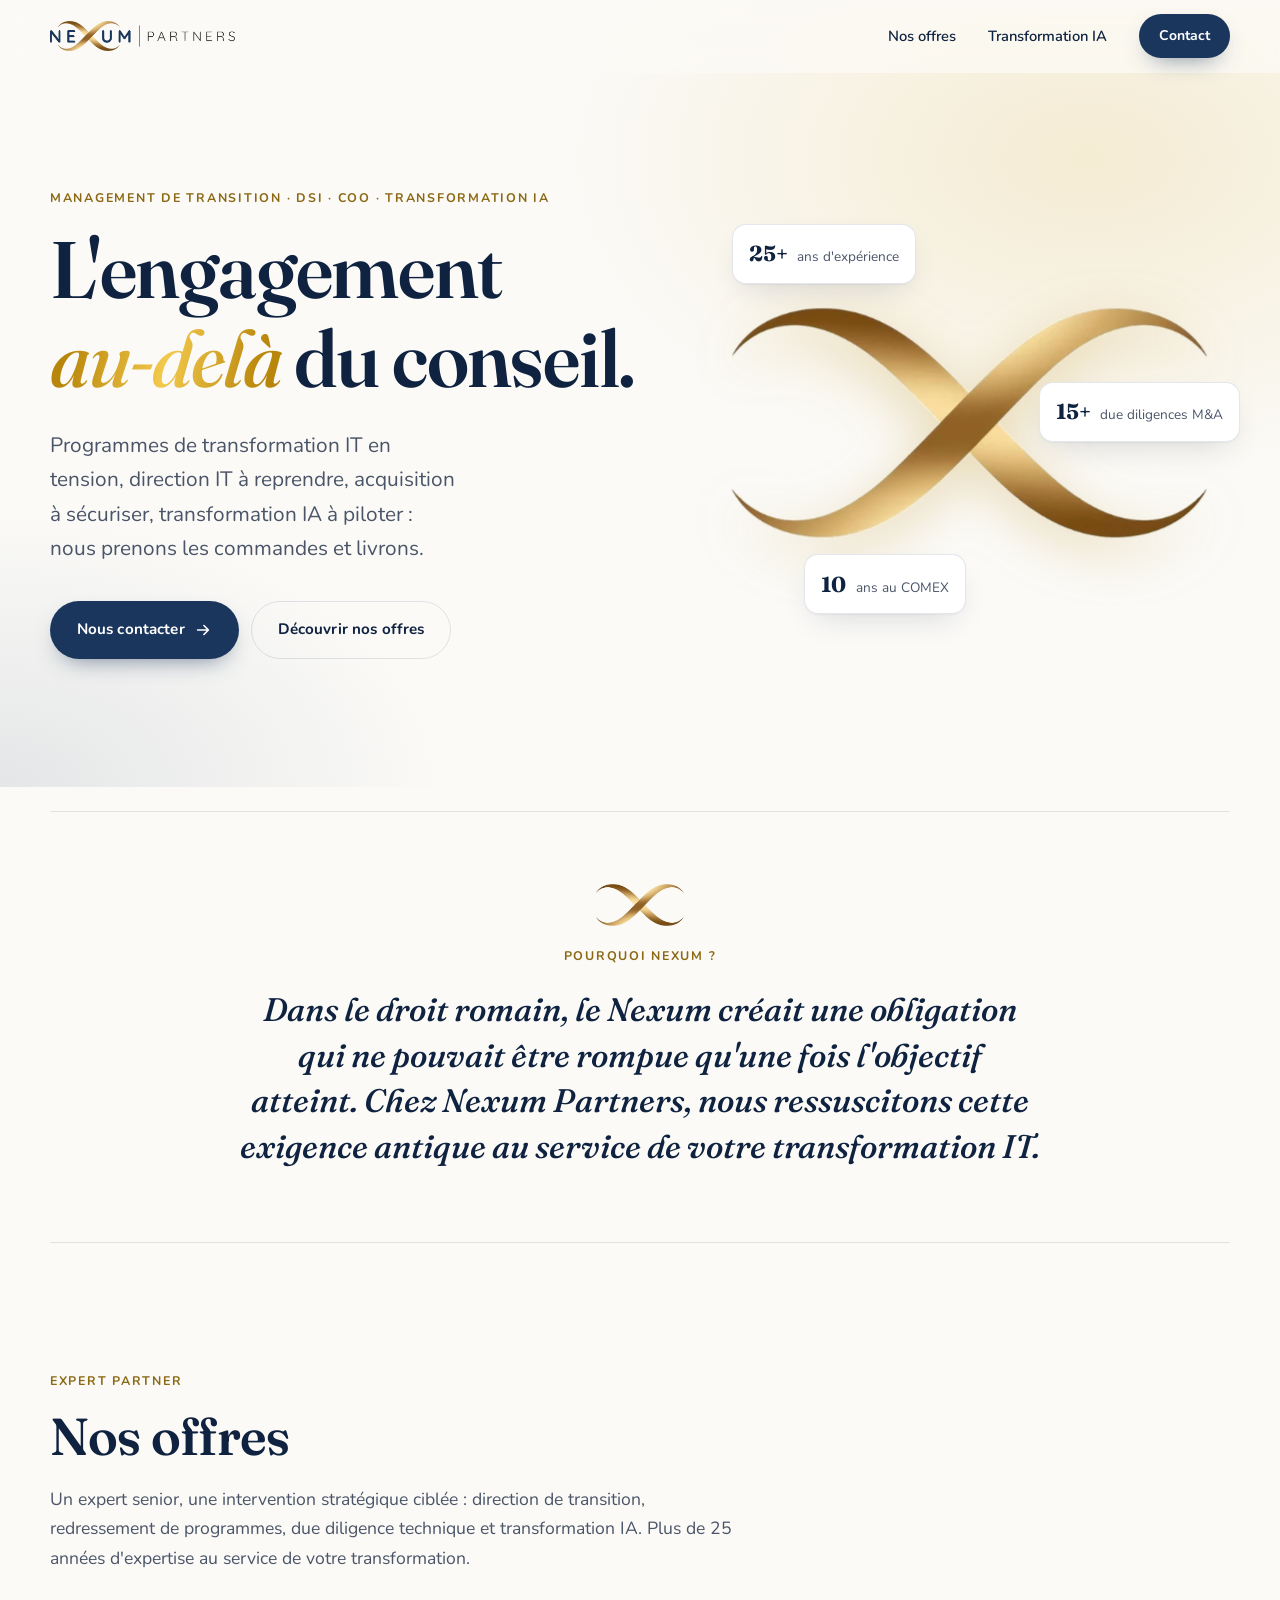
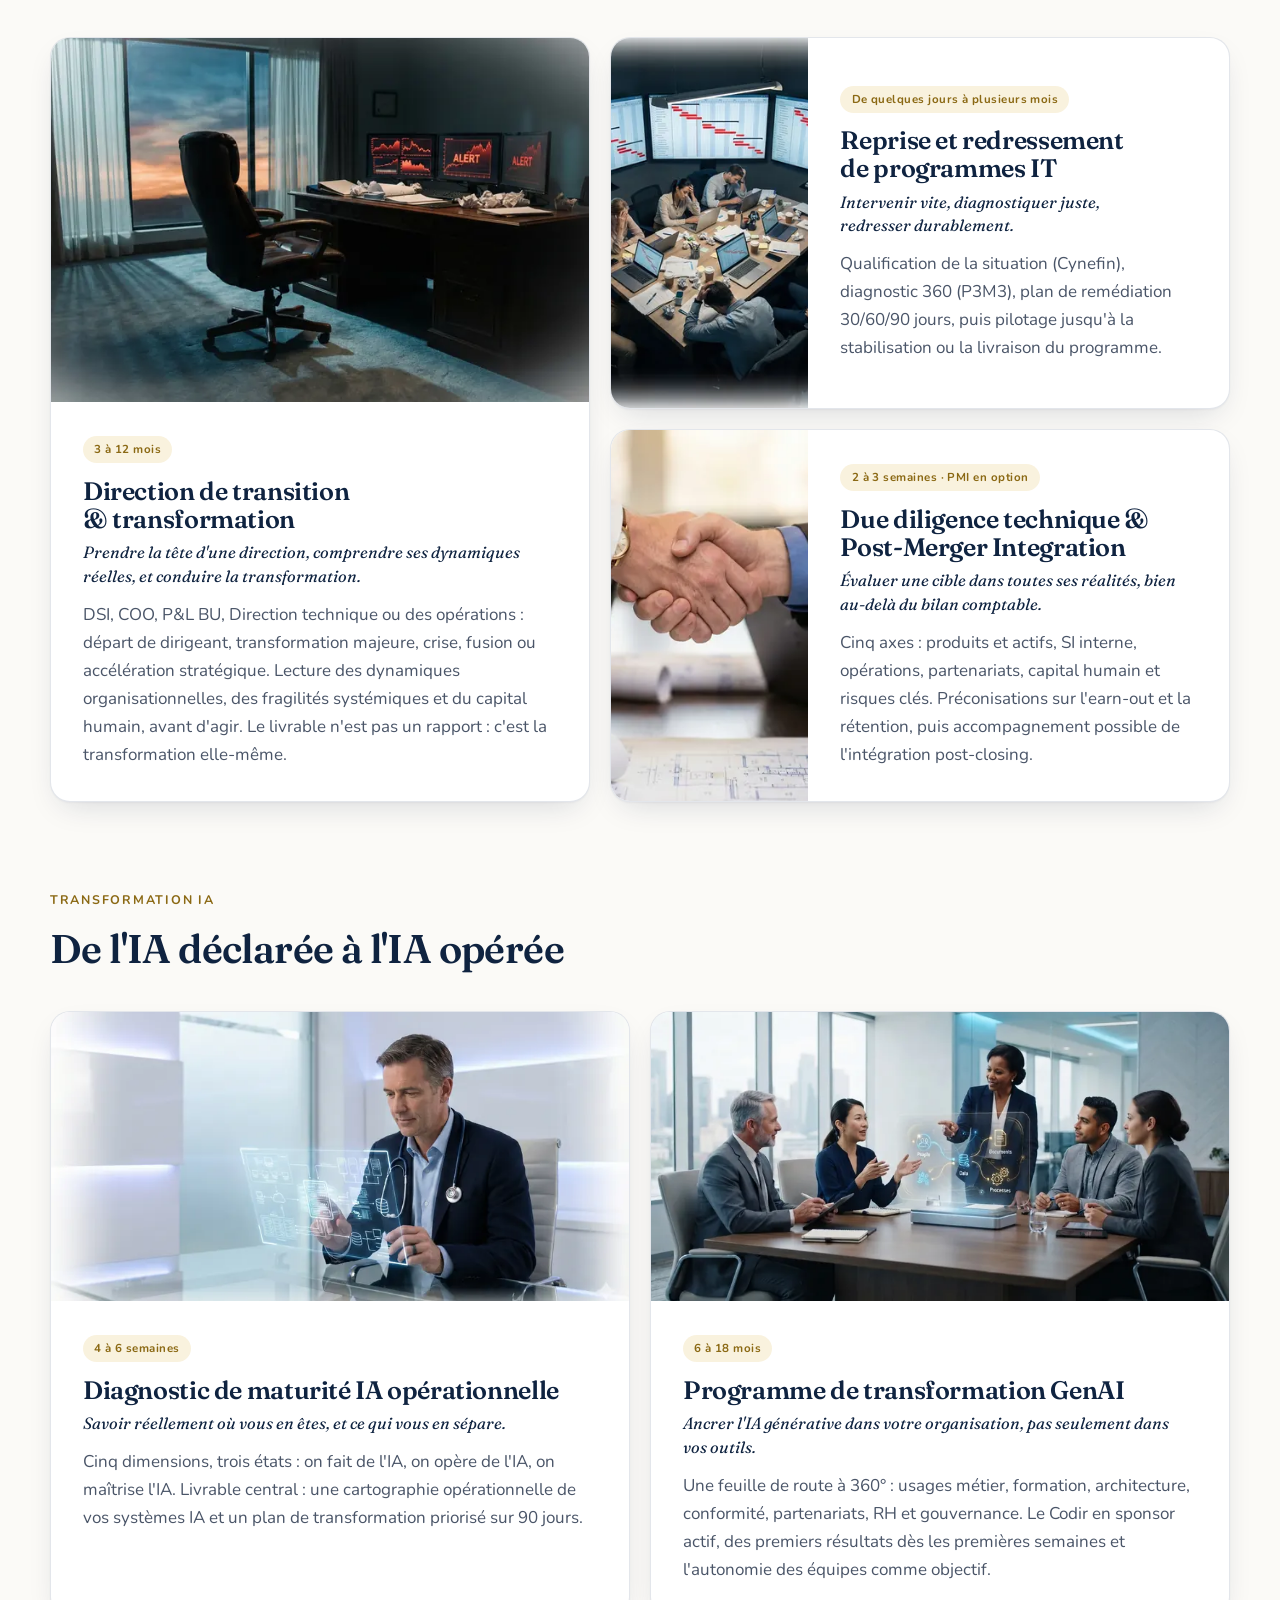
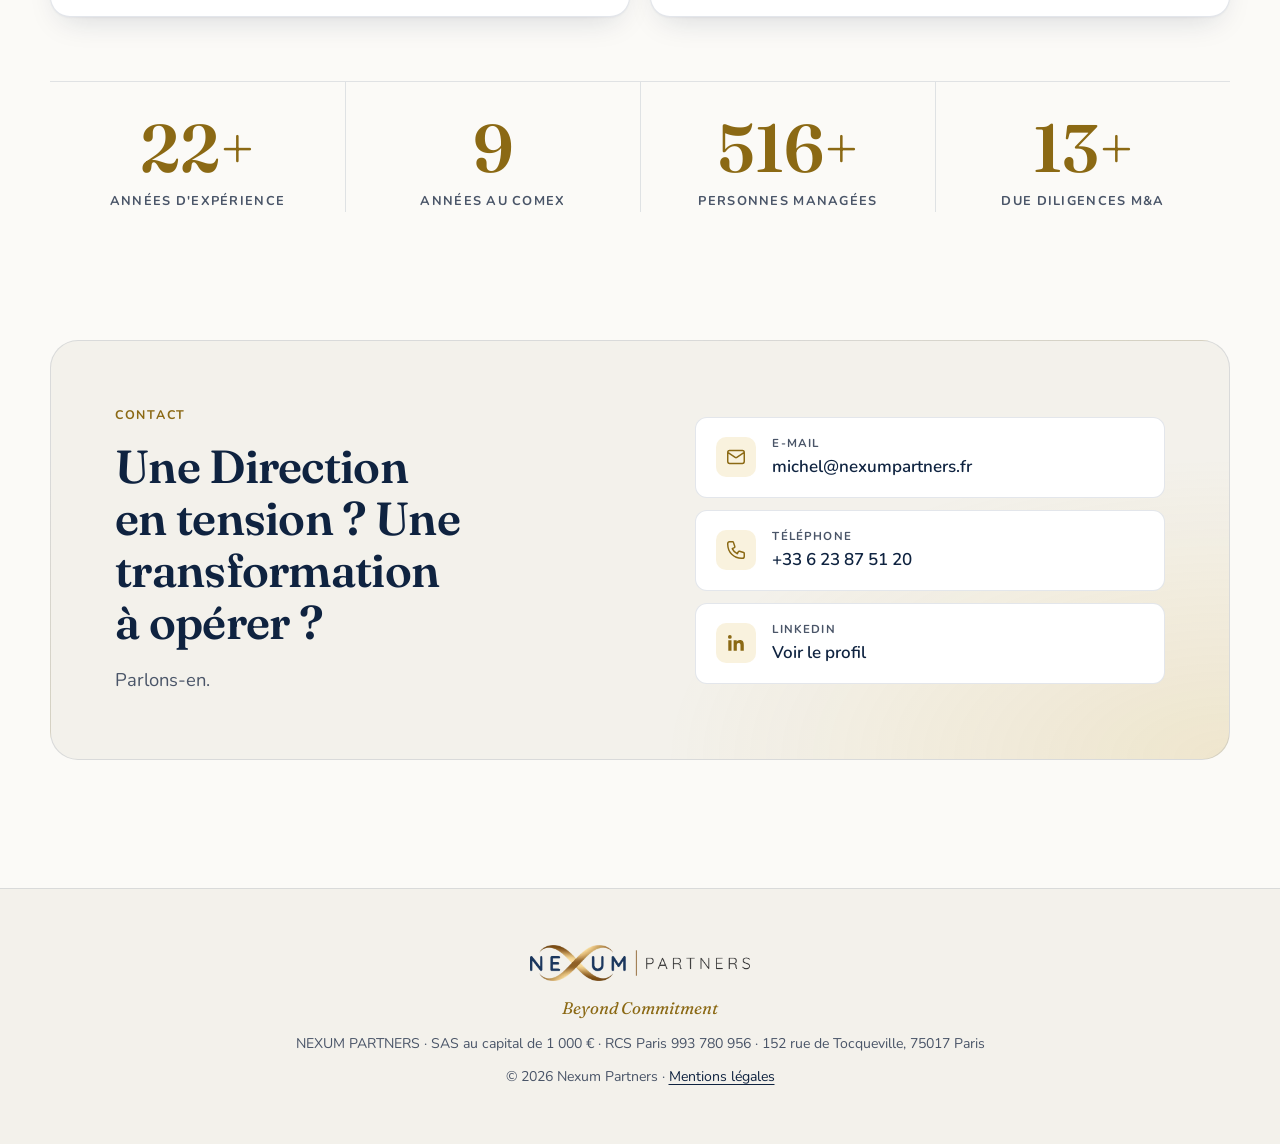
<file: index.html>
<!doctype html>
<html lang="fr">
<head>
  <meta charset="utf-8">
  <meta name="viewport" content="width=device-width, initial-scale=1">
  <title>Nexum Partners · Management de transition DSI / COO</title>
  <meta name="description" content="Nexum Partners : direction de transition DSI et COO, redressement de programmes IT, due diligence technique et PMI, transformation IA et GenAI. L'engagement au-delà du conseil.">
  <link rel="canonical" href="https://nexumpartners.fr/">
  <meta name="color-scheme" content="light">
  <meta name="theme-color" content="#FBFAF7">

  <link rel="icon" href="favicon.ico" sizes="48x48">
  <link rel="apple-touch-icon" href="apple-touch-icon.png">
  <link rel="manifest" href="site.webmanifest">

  <meta property="og:type" content="website">
  <meta property="og:locale" content="fr_FR">
  <meta property="og:site_name" content="Nexum Partners">
  <meta property="og:title" content="Nexum Partners · L'engagement au-delà du conseil">
  <meta property="og:description" content="Direction de transition, programmes IT, due diligence &amp; PMI, transformation IA.">
  <meta property="og:url" content="https://nexumpartners.fr/">
  <meta property="og:image" content="https://nexumpartners.fr/assets/img/og-image.jpg">
  <meta property="og:image:width" content="1200">
  <meta property="og:image:height" content="630">
  <meta name="twitter:card" content="summary_large_image">

  <link rel="preconnect" href="https://fonts.googleapis.com">
  <link rel="preconnect" href="https://fonts.gstatic.com" crossorigin>
  <link rel="stylesheet" href="https://fonts.googleapis.com/css2?family=Fraunces:opsz,wght@9..144,500;9..144,600&family=Nunito:wght@400;500;600;700&display=swap">
  <link rel="stylesheet" href="assets/css/style.css">
  <script src="assets/js/main.js" defer></script>

  <script type="application/ld+json">
  {
    "@context": "https://schema.org",
    "@type": "ProfessionalService",
    "name": "Nexum Partners",
    "legalName": "NEXUM PARTNERS SAS",
    "slogan": "L'engagement au-delà du conseil",
    "description": "Direction de transition DSI / COO, redressement de programmes IT, due diligence technique et PMI, diagnostic de maturité IA et transformation GenAI.",
    "url": "https://nexumpartners.fr/",
    "logo": "https://nexumpartners.fr/assets/img/icon-512.png",
    "image": "https://nexumpartners.fr/assets/img/og-image.jpg",
    "telephone": "+33623875120",
    "areaServed": "FR",
    "sameAs": ["https://www.linkedin.com/in/mcordier"],
    "address": {
      "@type": "PostalAddress",
      "streetAddress": "152 rue de Tocqueville",
      "addressLocality": "Paris",
      "postalCode": "75017",
      "addressCountry": "FR"
    }
  }
  </script>
</head>
<body>
  <a href="#main" class="skip-link">Aller au contenu</a>

  <header class="site-header" id="top">
    <div class="container header-inner">
      <a href="#top" class="brand" aria-label="Nexum Partners, retour en haut de page">
        <picture>
          <img src="assets/img/logo.webp" alt="Nexum Partners" width="720" height="117">
        </picture>
      </a>
      <nav class="nav" aria-label="Navigation principale">
        <a href="#offres" class="nav-link">Nos offres</a>
        <a href="#transformation-ia" class="nav-link">Transformation IA</a>
        <a href="#contact" class="btn btn-sm btn-primary">Contact</a>
      </nav>
    </div>
  </header>

  <main id="main">
    <!-- HERO -->
    <section class="hero">
      <div class="container hero-grid">
        <div class="hero-copy">
          <p class="eyebrow">Management de transition · DSI · COO · Transformation IA</p>
          <h1>L'engagement <em>au-delà</em> du conseil.</h1>
          <p class="lead">Programmes de transformation IT en tension, direction IT à reprendre, acquisition à sécuriser, transformation IA à piloter&nbsp;: nous prenons les commandes et livrons.</p>
          <div class="hero-actions">
            <a href="#contact" class="btn btn-primary">Nous contacter
              <svg aria-hidden="true" viewBox="0 0 20 20" width="18" height="18"><path d="M4 10h11m-4-5 5 5-5 5" fill="none" stroke="currentColor" stroke-width="1.8" stroke-linecap="round" stroke-linejoin="round"/></svg>
            </a>
            <a href="#offres" class="btn btn-ghost">Découvrir nos offres</a>
          </div>
        </div>

        <div class="hero-visual" aria-hidden="true">
          <img class="infinity" src="assets/img/mark-640.webp"
               srcset="assets/img/mark-640.webp 640w, assets/img/mark-1280.webp 1280w"
               sizes="(max-width: 900px) 90vw, 520px"
               alt="" width="640" height="310" fetchpriority="high">
          <div class="chip chip-1"><strong>25+</strong> ans d'expérience</div>
          <div class="chip chip-2"><strong>10</strong> ans au COMEX</div>
          <div class="chip chip-3"><strong>15+</strong> due diligences M&amp;A</div>
        </div>
      </div>
    </section>

    <!-- POURQUOI NEXUM -->
    <section class="origin" aria-labelledby="origin-title">
      <div class="container">
        <figure class="origin-card reveal">
          <img src="assets/img/mark-640.webp" alt="" width="640" height="310" class="origin-mark" loading="lazy" decoding="async">
          <p class="eyebrow" id="origin-title">Pourquoi Nexum&nbsp;?</p>
          <blockquote>
            <p>Dans le droit romain, le Nexum créait une obligation qui ne pouvait être rompue qu'une fois l'objectif atteint. Chez Nexum Partners, nous ressuscitons cette exigence antique au service de votre transformation IT.</p>
          </blockquote>
        </figure>
      </div>
    </section>

    <!-- OFFRES -->
    <section id="offres" class="section">
      <div class="container">
        <div class="section-head reveal">
          <p class="eyebrow">Expert Partner</p>
          <h2>Nos offres</h2>
          <p class="section-lead">Un expert senior, une intervention stratégique ciblée : direction de transition, redressement de programmes, due diligence technique et transformation IA. Plus de 25 années d'expertise au service de votre transformation.</p>
        </div>

        <div class="bento">
          <article class="card card-feature reveal">
            <img src="assets/img/mission-dsi-urgente-800.webp" srcset="assets/img/mission-dsi-urgente-800.webp 800w, assets/img/mission-dsi-urgente-1600.webp 1600w" sizes="(max-width: 900px) 100vw, 600px" alt="" width="800" height="436" loading="lazy" decoding="async">
            <div class="card-body">
              <span class="card-tag">3 à 12 mois</span>
              <h3>Direction de transition &amp; transformation</h3>
              <p class="card-tagline">Prendre la tête d'une direction, comprendre ses dynamiques réelles, et conduire la transformation.</p>
              <p>DSI, COO, P&amp;L BU, Direction technique ou des opérations : départ de dirigeant, transformation majeure, crise, fusion ou accélération stratégique. Lecture des dynamiques organisationnelles, des fragilités systémiques et du capital humain, avant d'agir. Le livrable n'est pas un rapport : c'est la transformation elle-même.</p>
            </div>
          </article>
          <article class="card card-row reveal">
            <img src="assets/img/mission-transfo-bloquee-800.webp" sizes="(max-width: 900px) 100vw, 260px" srcset="assets/img/mission-transfo-bloquee-800.webp 800w" alt="" width="800" height="436" loading="lazy" decoding="async">
            <div class="card-body">
              <span class="card-tag">De quelques jours à plusieurs mois</span>
              <h3>Reprise et redressement de programmes IT</h3>
              <p class="card-tagline">Intervenir vite, diagnostiquer juste, redresser durablement.</p>
              <p>Qualification de la situation (Cynefin), diagnostic 360 (P3M3), plan de remédiation 30/60/90 jours, puis pilotage jusqu'à la stabilisation ou la livraison du programme.</p>
            </div>
          </article>
          <article class="card card-row reveal">
            <img src="assets/img/mission-due-diligence-800.webp" sizes="(max-width: 900px) 100vw, 260px" srcset="assets/img/mission-due-diligence-800.webp 800w" alt="" width="800" height="436" loading="lazy" decoding="async">
            <div class="card-body">
              <span class="card-tag">2 à 3 semaines · PMI en option</span>
              <h3>Due diligence technique &amp; Post-Merger Integration</h3>
              <p class="card-tagline">Évaluer une cible dans toutes ses réalités, bien au-delà du bilan comptable.</p>
              <p>Cinq axes : produits et actifs, SI interne, opérations, partenariats, capital humain et risques clés. Préconisations sur l'earn-out et la rétention, puis accompagnement possible de l'intégration post-closing.</p>
            </div>
          </article>
        </div>

        <div id="transformation-ia" class="offer-group reveal">
          <p class="eyebrow">Transformation IA</p>
          <h2>De l'IA déclarée à l'IA opérée</h2>
        </div>

        <div class="bento bento-duo">
          <article class="card card-stack reveal">
            <img src="assets/img/nexumai-diagnostic-800.webp" srcset="assets/img/nexumai-diagnostic-800.webp 800w, assets/img/nexumai-diagnostic-1600.webp 1600w" sizes="(max-width: 900px) 100vw, 580px" alt="" width="800" height="436" loading="lazy" decoding="async">
            <div class="card-body">
              <span class="card-tag">4 à 6 semaines</span>
              <h3>Diagnostic de maturité IA opérationnelle</h3>
              <p class="card-tagline">Savoir réellement où vous en êtes, et ce qui vous en sépare.</p>
              <p>Cinq dimensions, trois états : on fait de l'IA, on opère de l'IA, on maîtrise l'IA. Livrable central : une cartographie opérationnelle de vos systèmes IA et un plan de transformation priorisé sur 90 jours.</p>
            </div>
          </article>
          <article class="card card-stack reveal">
            <img src="assets/img/genai-transformation-800.webp" srcset="assets/img/genai-transformation-800.webp 800w, assets/img/genai-transformation-1376.webp 1376w" sizes="(max-width: 900px) 100vw, 580px" alt="" width="800" height="447" loading="lazy" decoding="async">
            <div class="card-body">
              <span class="card-tag">6 à 18 mois</span>
              <h3>Programme de transformation GenAI</h3>
              <p class="card-tagline">Ancrer l'IA générative dans votre organisation, pas seulement dans vos outils.</p>
              <p>Une feuille de route à 360° : usages métier, formation, architecture, conformité, partenariats, RH et gouvernance. Le Codir en sponsor actif, des premiers résultats dès les premières semaines et l'autonomie des équipes comme objectif.</p>
            </div>
          </article>
        </div>

        <dl class="stats reveal">
          <div class="stat"><dt>Années d'expérience</dt><dd><span data-count="25">25</span>+</dd></div>
          <div class="stat"><dt>Années au COMEX</dt><dd><span data-count="10">10</span></dd></div>
          <div class="stat"><dt>Personnes managées</dt><dd><span data-count="600">600</span>+</dd></div>
          <div class="stat"><dt>Due diligences M&amp;A</dt><dd><span data-count="15">15</span>+</dd></div>
        </dl>
      </div>
    </section>

    <!-- CONTACT -->
    <section id="contact" class="section section-contact">
      <div class="container">
        <div class="contact-card reveal">
          <div>
            <p class="eyebrow">Contact</p>
            <h2>Une Direction en tension&nbsp;? Une transformation à opérer&nbsp;?</h2>
            <p class="contact-lead">Parlons-en.</p>
          </div>
          <ul class="contact-list">
            <li>
              <a class="contact-item" id="email-link" href="#contact" data-u="michel" data-d="nexumpartners.fr">
                <svg aria-hidden="true" viewBox="0 0 24 24"><path d="M3 7l8.1 5.4a1.6 1.6 0 0 0 1.8 0L21 7M5 19h14a2 2 0 0 0 2-2V7a2 2 0 0 0-2-2H5a2 2 0 0 0-2 2v10a2 2 0 0 0 2 2z"/></svg>
                <span><small>E-mail</small><span class="email-text">michel [at] nexumpartners.fr</span></span>
              </a>
            </li>
            <li>
              <a class="contact-item" href="tel:+33623875120">
                <svg aria-hidden="true" viewBox="0 0 24 24"><path d="M3 5a2 2 0 0 1 2-2h3.3a1 1 0 0 1 .9.7l1.5 4.5a1 1 0 0 1-.5 1.2l-2.3 1.1a11 11 0 0 0 5.6 5.6l1.1-2.3a1 1 0 0 1 1.2-.5l4.5 1.5a1 1 0 0 1 .7.9V19a2 2 0 0 1-2 2h-1C9.7 21 3 14.3 3 6V5z"/></svg>
                <span><small>Téléphone</small>+33 6 23 87 51 20</span>
              </a>
            </li>
            <li>
              <a class="contact-item" href="https://www.linkedin.com/in/mcordier" target="_blank" rel="noopener">
                <svg aria-hidden="true" viewBox="0 0 24 24" class="fill"><path d="M20.4 20.5h-3.5v-5.6c0-1.3 0-3-1.9-3s-2.1 1.4-2.1 2.9v5.7H9.4V9h3.4v1.6c.5-.9 1.6-1.9 3.4-1.9 3.6 0 4.3 2.4 4.3 5.5v6.3zM5.3 7.4a2 2 0 1 1 0-4.1 2 2 0 0 1 0 4.1zm1.8 13.1H3.6V9h3.5v11.5z"/></svg>
                <span><small>LinkedIn</small>Voir le profil</span>
              </a>
            </li>
          </ul>
        </div>
      </div>
    </section>
  </main>

  <footer class="site-footer">
    <div class="container footer-inner">
      <span class="logo-plate"><img src="assets/img/logo.webp" alt="Nexum Partners" width="720" height="117" class="footer-logo" loading="lazy" decoding="async"></span>
      <p class="footer-baseline">Beyond Commitment</p>
      <p class="footer-legal">NEXUM PARTNERS · SAS au capital de 1&nbsp;000&nbsp;€ · RCS Paris 993&nbsp;780&nbsp;956 · 152 rue de Tocqueville, 75017 Paris</p>
      <p class="footer-links">© 2026 Nexum Partners · <a href="mentions-legales.html">Mentions légales</a></p>
    </div>
  </footer>
</body>
</html>
</file>
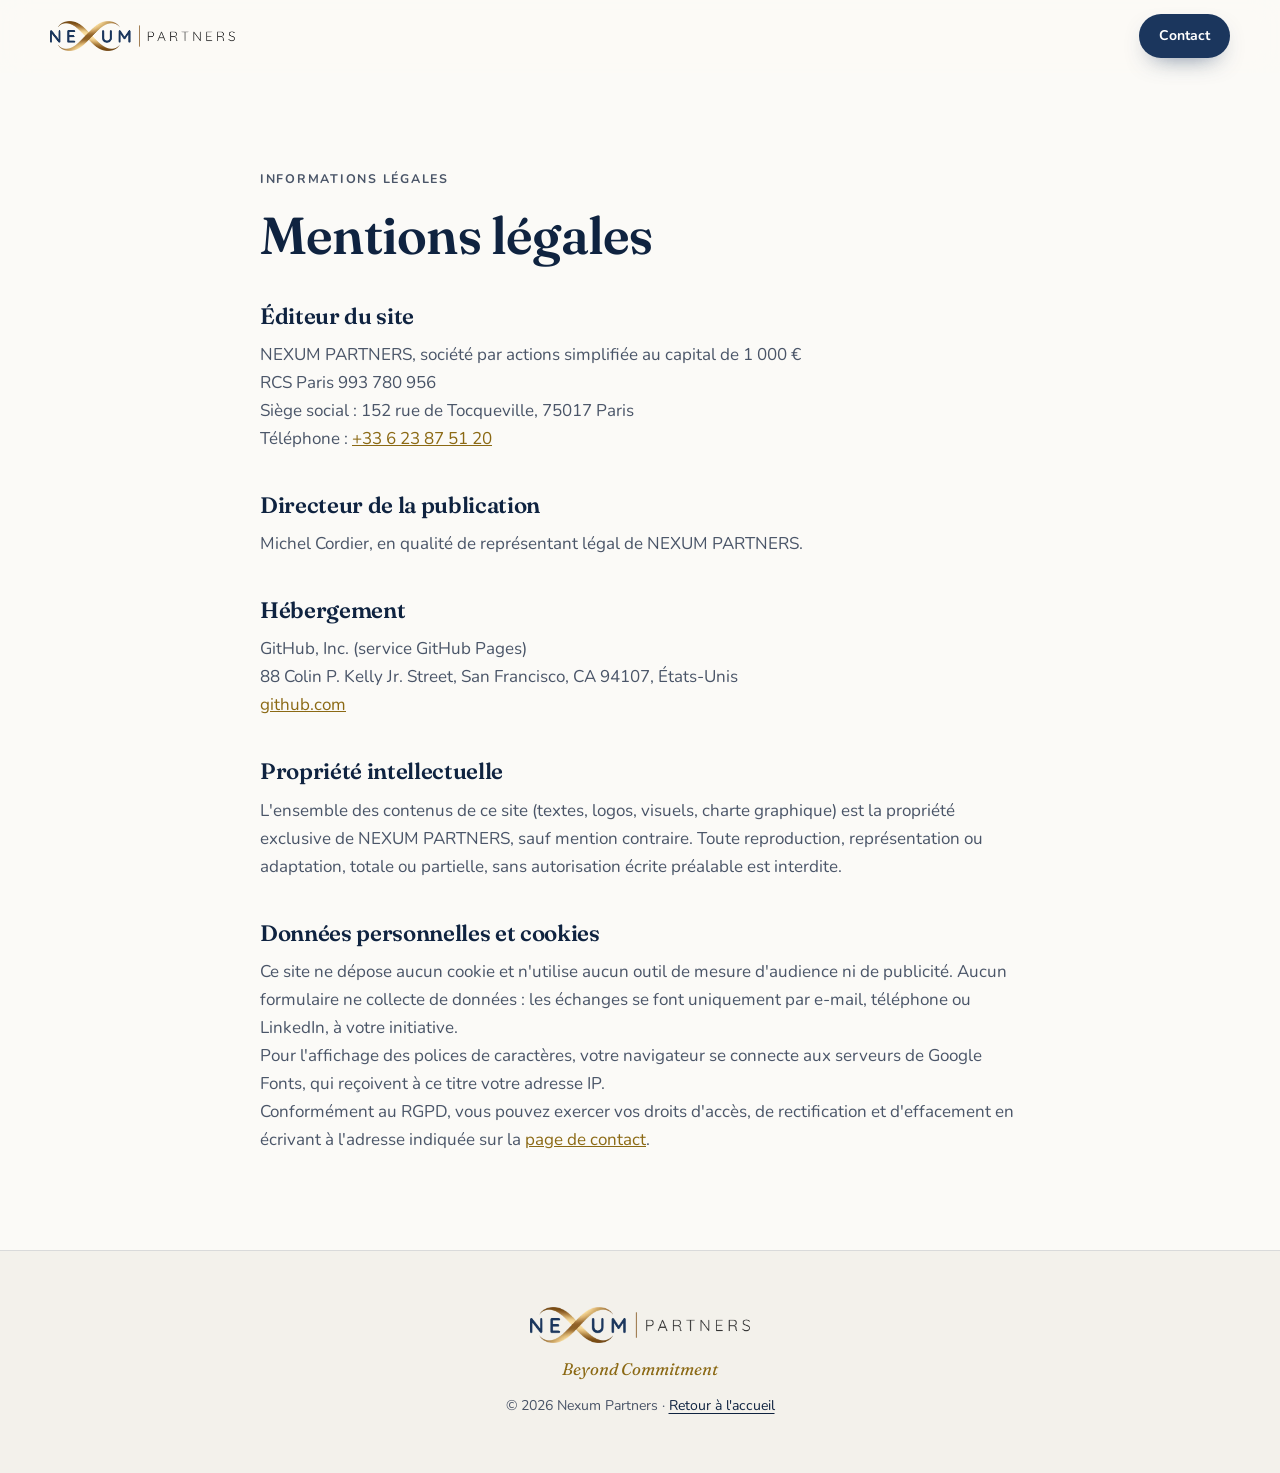
<file: mentions-legales.html>
<!doctype html>
<html lang="fr">
<head>
  <meta charset="utf-8">
  <meta name="viewport" content="width=device-width, initial-scale=1">
  <title>Mentions légales · Nexum Partners</title>
  <meta name="description" content="Mentions légales du site nexumpartners.fr.">
  <link rel="canonical" href="https://nexumpartners.fr/mentions-legales.html">
  <meta name="color-scheme" content="light">
  <link rel="icon" href="favicon.ico" sizes="48x48">
  <link rel="apple-touch-icon" href="apple-touch-icon.png">
  <link rel="preconnect" href="https://fonts.googleapis.com">
  <link rel="preconnect" href="https://fonts.gstatic.com" crossorigin>
  <link rel="stylesheet" href="https://fonts.googleapis.com/css2?family=Fraunces:opsz,wght@9..144,500;9..144,600&family=Nunito:wght@400;500;600;700&display=swap">
  <link rel="stylesheet" href="assets/css/style.css">
</head>
<body>
  <header class="site-header">
    <div class="container header-inner">
      <a href="./" class="brand" aria-label="Nexum Partners, accueil">
        <picture>
          <img src="assets/img/logo.webp" alt="Nexum Partners" width="720" height="117">
        </picture>
      </a>
      <nav class="nav" aria-label="Navigation principale">
        <a href="./#contact" class="btn btn-sm btn-primary">Contact</a>
      </nav>
    </div>
  </header>

  <main class="legal">
    <div class="container">
      <p class="eyebrow">Informations légales</p>
      <h1>Mentions légales</h1>

      <h2>Éditeur du site</h2>
      <p>NEXUM PARTNERS, société par actions simplifiée au capital de 1&nbsp;000&nbsp;€<br>
        RCS Paris 993&nbsp;780&nbsp;956<br>
        Siège social : 152 rue de Tocqueville, 75017 Paris<br>
        Téléphone : <a href="tel:+33623875120">+33 6 23 87 51 20</a></p>

      <h2>Directeur de la publication</h2>
      <p>Michel Cordier, en qualité de représentant légal de NEXUM PARTNERS.</p>

      <h2>Hébergement</h2>
      <p>GitHub, Inc. (service GitHub Pages)<br>
        88 Colin P. Kelly Jr. Street, San Francisco, CA 94107, États-Unis<br>
        <a href="https://github.com" rel="noopener">github.com</a></p>

      <h2>Propriété intellectuelle</h2>
      <p>L'ensemble des contenus de ce site (textes, logos, visuels, charte graphique) est la propriété exclusive de NEXUM PARTNERS, sauf mention contraire. Toute reproduction, représentation ou adaptation, totale ou partielle, sans autorisation écrite préalable est interdite.</p>

      <h2>Données personnelles et cookies</h2>
      <p>Ce site ne dépose aucun cookie et n'utilise aucun outil de mesure d'audience ni de publicité. Aucun formulaire ne collecte de données : les échanges se font uniquement par e-mail, téléphone ou LinkedIn, à votre initiative.</p>
      <p>Pour l'affichage des polices de caractères, votre navigateur se connecte aux serveurs de Google Fonts, qui reçoivent à ce titre votre adresse IP.</p>
      <p>Conformément au RGPD, vous pouvez exercer vos droits d'accès, de rectification et d'effacement en écrivant à l'adresse indiquée sur la <a href="./#contact">page de contact</a>.</p>
    </div>
  </main>

  <footer class="site-footer">
    <div class="container footer-inner">
      <span class="logo-plate"><img src="assets/img/logo.webp" alt="Nexum Partners" width="720" height="117" class="footer-logo" loading="lazy"></span>
      <p class="footer-baseline">Beyond Commitment</p>
      <p class="footer-links">© 2026 Nexum Partners · <a href="./">Retour à l'accueil</a></p>
    </div>
  </footer>
</body>
</html>
</file>
<file: assets/css/style.css>
/* ==========================================================================
   Nexum Partners · 2026
   Charte : bleu marine #1B365D · or #B8860B · Nunito (texte) · Fraunces (titres)
   ========================================================================== */

:root {
  --navy: #1B365D;
  --navy-deep: #0E1F3A;
  --gold: #B8860B;
  --gold-bright: #D4A017;
  --gold-light: #F2C94C;

  --bg: #FBFAF7;
  --surface: #FFFFFF;
  --surface-2: #F3F1EB;
  --ink: #0F2340;
  --ink-2: #4A5568;
  --accent-ink: #8B6914; /* or lisible sur fond clair (AA) */
  --line: rgba(27, 54, 93, .12);
  --shadow: 0 1px 2px rgba(15, 35, 64, .04), 0 12px 32px -12px rgba(15, 35, 64, .18);
  --header-bg: rgba(251, 250, 247, .78);

  --font-sans: "Nunito", ui-sans-serif, system-ui, -apple-system, "Segoe UI", sans-serif;
  --font-serif: "Fraunces", ui-serif, Georgia, serif;

  --radius: 20px;
  --radius-sm: 12px;
  --container: 1180px;
  --gutter: clamp(16px, 4vw, 32px);
  --section-y: clamp(72px, 10vw, 128px);
  --ease: cubic-bezier(.2, .7, .2, 1);
}

/* ---------- Base ---------- */
*, *::before, *::after { box-sizing: border-box; }
* { margin: 0; }

html {
  scroll-behavior: smooth;
  scroll-padding-top: 88px;
  -webkit-text-size-adjust: 100%;
}

body {
  font-family: var(--font-sans);
  font-size: clamp(1rem, .96rem + .2vw, 1.0625rem);
  line-height: 1.65;
  color: var(--ink);
  background: var(--bg);
  -webkit-font-smoothing: antialiased;
  text-rendering: optimizeLegibility;
  overflow-x: clip;
}

img, svg { display: block; max-width: 100%; }
img { height: auto; }
a { color: inherit; }
ul, ol { padding: 0; list-style: none; }

h1, h2, h3 {
  font-family: var(--font-serif);
  font-weight: 600;
  line-height: 1.12;
  letter-spacing: -.015em;
  text-wrap: balance;
}
p { text-wrap: pretty; }

:focus-visible {
  outline: 2px solid var(--gold-bright);
  outline-offset: 3px;
  border-radius: 6px;
}

.container {
  width: min(100% - 2 * var(--gutter), var(--container));
  margin-inline: auto;
}

.ai { color: var(--gold-bright); }
.center { text-align: center; }

.skip-link {
  position: absolute;
  left: 1rem;
  top: -100px;
  z-index: 100;
  padding: .75rem 1.25rem;
  background: var(--navy);
  color: #fff;
  font-weight: 600;
  border-radius: var(--radius-sm);
  text-decoration: none;
}
.skip-link:focus-visible { top: 1rem; }

.eyebrow {
  font-size: .78rem;
  font-weight: 700;
  letter-spacing: .14em;
  text-transform: uppercase;
  color: var(--accent-ink);
  margin-bottom: 1rem;
}

/* ---------- Buttons ---------- */
.btn {
  display: inline-flex;
  align-items: center;
  gap: .6rem;
  padding: .95rem 1.6rem;
  border-radius: 999px;
  border: 1px solid transparent;
  font-weight: 700;
  font-size: .95rem;
  letter-spacing: .01em;
  text-decoration: none;
  transition: transform .25s var(--ease), background-color .25s, color .25s, border-color .25s, box-shadow .25s;
}
.btn:hover { transform: translateY(-2px); }
.btn svg { transition: transform .25s var(--ease); }
.btn:hover svg { transform: translateX(3px); }

.btn-primary { background: var(--navy); color: #fff; box-shadow: 0 10px 24px -12px rgba(27, 54, 93, .7); }
.btn-primary:hover { background: var(--navy-deep); }
.btn-ghost { border-color: var(--line); color: var(--ink); background: transparent; }
.btn-ghost:hover { border-color: var(--gold-bright); color: var(--accent-ink); }

.btn-gold { background: var(--gold-bright); color: var(--navy-deep); }
.btn-gold:hover { background: var(--gold-light); }

.btn-sm { padding: .6rem 1.15rem; font-size: .875rem; }

/* ---------- Header ---------- */
.site-header {
  position: sticky;
  top: 0;
  z-index: 50;
  background: var(--header-bg);
  backdrop-filter: saturate(160%) blur(14px);
  -webkit-backdrop-filter: saturate(160%) blur(14px);
  border-bottom: 1px solid transparent;
  transition: border-color .3s, box-shadow .3s;
}
.site-header.is-scrolled { border-bottom-color: var(--line); }

.header-inner {
  display: flex;
  align-items: center;
  justify-content: space-between;
  gap: 1rem;
  height: 72px;
}
.brand { display: inline-flex; border-radius: 10px; }
.brand img { width: auto; height: 30px; }
.nav { display: flex; align-items: center; gap: clamp(.75rem, 2.5vw, 2rem); }
.nav-link {
  position: relative;
  font-weight: 600;
  font-size: .92rem;
  text-decoration: none;
  color: var(--ink);
}
.nav-link::after {
  content: "";
  position: absolute;
  left: 0; right: 0; bottom: -4px;
  height: 2px;
  background: var(--gold-bright);
  transform: scaleX(0);
  transform-origin: left;
  transition: transform .3s var(--ease);
}
.nav-link:hover::after { transform: scaleX(1); }

@media (max-width: 640px) {
  .nav-link { display: none; }
  .brand img { height: 24px; }
}

/* ---------- Hero ---------- */
.hero {
  position: relative;
  padding-block: clamp(56px, 9vw, 120px) clamp(64px, 10vw, 140px);
  isolation: isolate;
}
.hero::before {
  content: "";
  position: absolute;
  inset: -72px 0 0;
  z-index: -1;
  background:
    radial-gradient(60% 60% at 85% 20%, rgba(212, 160, 23, .16), transparent 70%),
    radial-gradient(50% 50% at 0% 100%, rgba(27, 54, 93, .10), transparent 70%);
}

.hero-grid {
  display: grid;
  grid-template-columns: 1.15fr 1fr;
  align-items: center;
  gap: clamp(2rem, 5vw, 4rem);
}

.hero h1 {
  font-size: clamp(2.6rem, 1.4rem + 5vw, 5rem);
  margin-bottom: 1.5rem;
}
.hero h1 em {
  font-style: italic;
  font-weight: 500;
  white-space: nowrap;
  background: linear-gradient(100deg, var(--gold) 10%, var(--gold-light) 50%, var(--gold) 90%);
  -webkit-background-clip: text;
  background-clip: text;
  color: transparent;
}
.lead {
  font-size: clamp(1.08rem, 1rem + .4vw, 1.3rem);
  color: var(--ink-2);
  max-width: 34ch;
  margin-bottom: 2.25rem;
}
.hero-actions { display: flex; flex-wrap: wrap; gap: .75rem; }

.hero-visual { position: relative; aspect-ratio: 1 / .8; }
/* Symbole officiel : affiché tel quel, proportions d'origine */
.infinity {
  position: absolute;
  top: 50%;
  left: 50%;
  width: 92%;
  height: auto;
  translate: -50% -50%;
  filter: drop-shadow(0 14px 26px rgba(184, 134, 11, .28));
}

.chip {
  position: absolute;
  padding: .7rem 1rem;
  border-radius: 14px;
  background: var(--surface);
  border: 1px solid var(--line);
  box-shadow: var(--shadow);
  font-size: .85rem;
  color: var(--ink-2);
  white-space: nowrap;
}
.chip strong {
  font-family: var(--font-serif);
  font-size: 1.35rem;
  color: var(--ink);
  margin-right: .35rem;
}
.chip-1 { top: 2%; left: 4%; }
.chip-2 { bottom: 4%; left: 18%; }
.chip-3 { top: 40%; right: -2%; }

@media (prefers-reduced-motion: no-preference) {
  .infinity { animation: mark-in 1.4s var(--ease) .15s both; }
  .chip { animation: float-in .8s var(--ease) both, bob 6s ease-in-out infinite; }
  .chip-1 { animation-delay: .9s, 1.7s; }
  .chip-2 { animation-delay: 1.1s, 2.4s; }
  .chip-3 { animation-delay: 1.3s, 3.1s; }
  .hero-copy > * { animation: float-in .8s var(--ease) both; }
  .hero-copy > :nth-child(2) { animation-delay: .08s; }
  .hero-copy > :nth-child(3) { animation-delay: .16s; }
  .hero-copy > :nth-child(4) { animation-delay: .24s; }
}
@keyframes mark-in { from { opacity: 0; scale: .94; } }
@keyframes float-in { from { opacity: 0; transform: translateY(16px); } }
@keyframes bob { 50% { translate: 0 -6px; } }

@media (max-width: 900px) {
  .hero-grid { grid-template-columns: 1fr; }
  .hero-visual { max-width: 520px; width: 100%; margin-inline: auto; }
}
@media (max-width: 480px) {
  .chip { font-size: .75rem; padding: .5rem .7rem; }
  .chip strong { font-size: 1.1rem; }
  .chip-3 { right: 0; }
}

/* ---------- Pourquoi Nexum ---------- */
.origin { padding-block: clamp(8px, 2vw, 24px) 0; }
.origin-card {
  margin: 0;
  padding: clamp(2rem, 6vw, 4.5rem) clamp(1.25rem, 6vw, 5rem);
  border-block: 1px solid var(--line);
  text-align: center;
}
.origin-mark { width: 88px; height: auto; margin: 0 auto 1.25rem; }
.origin-card .eyebrow { margin-bottom: 1.25rem; }
.origin-card blockquote { margin: 0 auto; max-width: 860px; }
.origin-card blockquote p {
  font-family: var(--font-serif);
  font-style: italic;
  font-weight: 500;
  font-size: clamp(1.3rem, 1rem + 1.3vw, 2.05rem);
  line-height: 1.4;
  color: var(--ink);
  text-wrap: balance;
}

/* ---------- Sections ---------- */
.section { padding-block: var(--section-y); }

.section-head { max-width: 760px; margin-bottom: clamp(2.5rem, 5vw, 4rem); }
.section-head h2 { font-size: clamp(2rem, 1.3rem + 2.6vw, 3.25rem); }
.section-lead { margin-top: 1.25rem; font-size: 1.1rem; color: var(--ink-2); max-width: 62ch; }

/* Scroll-driven reveal (progressive enhancement) */
@supports (animation-timeline: view()) {
  @media (prefers-reduced-motion: no-preference) {
    .reveal {
      animation: reveal linear both;
      animation-timeline: view();
      animation-range: entry 0% cover 22%;
    }
  }
}
@keyframes reveal { from { opacity: 0; transform: translateY(28px); } }

/* ---------- Offres (bento) ---------- */
.bento {
  display: grid;
  grid-template-columns: 1fr 1.15fr;
  grid-template-rows: 1fr 1fr;
  gap: 1.25rem;
}
.card {
  overflow: hidden;
  border-radius: var(--radius);
  background: var(--surface);
  border: 1px solid var(--line);
  box-shadow: var(--shadow);
  transition: transform .35s var(--ease), box-shadow .35s;
}
.card:hover { transform: translateY(-4px); }
.card img { width: 100%; height: 100%; object-fit: cover; transition: transform .6s var(--ease); }
.card:hover img { transform: scale(1.04); }
.card h3 { font-size: clamp(1.3rem, 1.1rem + .6vw, 1.6rem); margin-bottom: .5rem; }
.card p { color: var(--ink-2); }
.card-body { padding: clamp(1.25rem, 2.5vw, 2rem); }

.card-feature { grid-row: span 2; display: grid; grid-template-rows: 1fr auto; }
.card-feature img { aspect-ratio: 16 / 10; }
.card-row { display: grid; grid-template-columns: 32% 1fr; align-items: stretch; }
.card-row .card-body { align-self: center; }

@media (max-width: 900px) {
  .bento { grid-template-columns: 1fr; grid-template-rows: none; }
  .card-feature { grid-row: auto; }
}
@media (max-width: 560px) {
  .card-row { grid-template-columns: 1fr; }
  .card-row img { aspect-ratio: 16 / 9; }
}

.card-tag {
  display: inline-block;
  margin-bottom: .85rem;
  padding: .25rem .7rem;
  border-radius: 999px;
  background: rgba(212, 160, 23, .14);
  color: var(--accent-ink);
  font-size: .72rem;
  font-weight: 700;
  letter-spacing: .04em;
}
.card .card-tagline {
  margin-bottom: .75rem;
  font-family: var(--font-serif);
  font-style: italic;
  font-size: 1.02rem;
  line-height: 1.45;
  color: var(--ink);
}
.card-stack { display: grid; grid-template-rows: auto 1fr; }
.card-stack img { aspect-ratio: 16 / 8; }

.offer-group { margin: clamp(3.5rem, 7vw, 5.5rem) 0 clamp(1.75rem, 4vw, 2.5rem); max-width: 760px; }
.offer-group h2 { font-size: clamp(1.7rem, 1.2rem + 1.8vw, 2.5rem); }
.bento-duo { grid-template-columns: 1fr 1fr; grid-template-rows: none; }
@media (max-width: 900px) { .bento-duo { grid-template-columns: 1fr; } }

.stats {
  display: grid;
  grid-template-columns: repeat(4, 1fr);
  margin-top: clamp(2.5rem, 5vw, 4rem);
  border-top: 1px solid var(--line);
}
.stat { display: flex; flex-direction: column-reverse; padding: 2rem 1rem 0; text-align: center; }
.stat + .stat { border-left: 1px solid var(--line); }
.stat dd {
  font-family: var(--font-serif);
  font-size: clamp(2.6rem, 1.8rem + 3vw, 4.25rem);
  font-weight: 600;
  line-height: 1;
  color: var(--accent-ink);
  font-variant-numeric: tabular-nums;
}
.stat dt {
  margin-top: .6rem;
  font-size: .8rem;
  font-weight: 700;
  letter-spacing: .1em;
  text-transform: uppercase;
  color: var(--ink-2);
}
@media (max-width: 900px) {
  .stats { grid-template-columns: repeat(2, 1fr); }
  .stat { padding-bottom: 1.5rem; }
  .stat:nth-child(odd) { border-left: 0; }
  .stat:nth-child(n + 3) { border-top: 1px solid var(--line); }
}

/* ---------- Contact ---------- */
.section-contact { padding-top: 0; }
.contact-card {
  display: grid;
  grid-template-columns: 1.1fr 1fr;
  gap: clamp(2rem, 5vw, 4rem);
  align-items: center;
  padding: clamp(1.75rem, 5vw, 4rem);
  border-radius: calc(var(--radius) + 8px);
  background:
    radial-gradient(80% 120% at 100% 100%, rgba(212, 160, 23, .14), transparent 60%),
    var(--surface-2);
  border: 1px solid var(--line);
}
.contact-card h2 { font-size: clamp(1.8rem, 1.2rem + 2.2vw, 2.9rem); }
.contact-lead { margin-top: 1rem; font-size: 1.15rem; color: var(--ink-2); }

.contact-list { display: grid; gap: .75rem; }
.contact-item {
  display: flex;
  align-items: center;
  gap: 1rem;
  padding: 1rem 1.25rem;
  border-radius: var(--radius-sm);
  background: var(--surface);
  border: 1px solid var(--line);
  text-decoration: none;
  font-weight: 600;
  transition: border-color .25s, transform .25s var(--ease);
  overflow-wrap: anywhere;
}
.contact-item:hover { border-color: var(--gold-bright); transform: translateX(4px); }
.contact-item small {
  display: block;
  font-size: .72rem;
  font-weight: 700;
  letter-spacing: .1em;
  text-transform: uppercase;
  color: var(--ink-2);
}
.contact-item svg {
  flex: none;
  width: 40px;
  height: 40px;
  padding: 9px;
  border-radius: 10px;
  background: rgba(212, 160, 23, .14);
  color: var(--accent-ink);
  fill: none;
  stroke: currentColor;
  stroke-width: 1.6;
  stroke-linecap: round;
  stroke-linejoin: round;
}
.contact-item svg.fill { fill: currentColor; stroke: none; }

@media (max-width: 900px) { .contact-card { grid-template-columns: 1fr; } }

/* ---------- Footer ---------- */
.site-footer {
  padding-block: 3.5rem;
  background: var(--surface-2);
  border-top: 1px solid var(--line);
  color: var(--ink-2);
  font-size: .88rem;
  text-align: center;
}
.footer-inner { display: grid; justify-items: center; gap: .6rem; }
.logo-plate { display: inline-flex; border-radius: 12px; margin-bottom: .25rem; }
.footer-logo { width: 220px; height: auto; }
.footer-baseline { font-family: var(--font-serif); font-style: italic; font-size: 1.05rem; color: var(--accent-ink); }
.footer-links a { color: var(--ink); text-underline-offset: 3px; }
.footer-links a:hover { color: var(--accent-ink); }

/* ---------- Legal page ---------- */
.legal { padding-block: clamp(48px, 8vw, 96px); }
.legal .container { max-width: 760px; }
.legal h1 { font-size: clamp(2.2rem, 1.5rem + 3vw, 3.25rem); margin-bottom: 2rem; }
.legal h2 { font-size: 1.4rem; margin: 2.5rem 0 .75rem; }
.legal p, .legal li { color: var(--ink-2); }
.legal ul { list-style: disc; padding-left: 1.25rem; }
.legal a { color: var(--accent-ink); }
</file>
